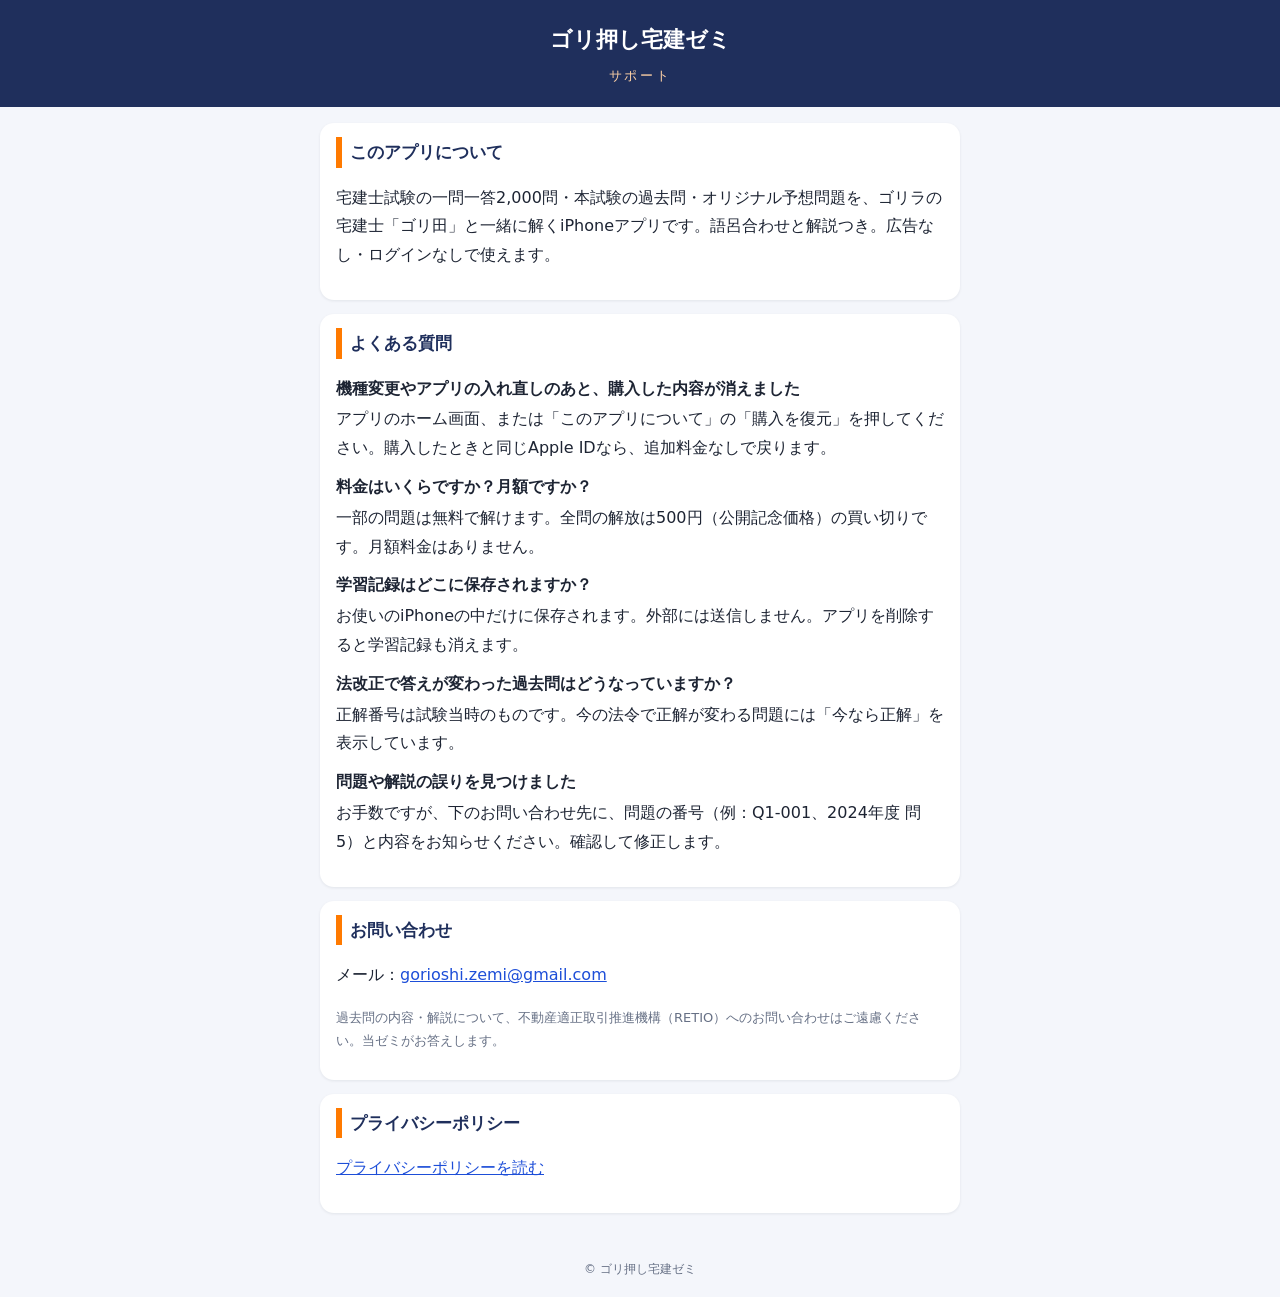
<file: index.html>
<!doctype html>
<html lang="ja">
<head>
<meta charset="utf-8">
<meta name="viewport" content="width=device-width, initial-scale=1">
<title>ゴリ押し宅建ゼミ サポート</title>
<meta name="description" content="iPhoneアプリ「ゴリ押し宅建ゼミ」のサポートページ（使い方・購入の復元・お問い合わせ）">
<style>
  :root { --navy:#1f2f5c; --orange:#ff7a00; --bg:#f4f6fb; --ink:#1d2433; --muted:#667085; --card:#fff; }
  body { margin:0; background:var(--bg); color:var(--ink); font-family:"Hiragino Sans","Noto Sans JP","Yu Gothic UI","Meiryo",system-ui,sans-serif; line-height:1.8; }
  header { background:var(--navy); color:#fff; padding:20px 16px; text-align:center; }
  header h1 { margin:0; font-size:22px; }
  header p { margin:4px 0 0; color:#ffd2a6; font-size:13px; letter-spacing:.2em; }
  main { max-width:640px; margin:0 auto; padding:16px; }
  section { background:var(--card); border-radius:14px; padding:14px 16px; margin-bottom:14px; box-shadow:0 1px 3px rgba(16,24,40,.08); }
  h2 { font-size:17px; color:var(--navy); margin:0 0 6px; border-left:6px solid var(--orange); padding-left:8px; }
  dt { font-weight:700; margin-top:10px; }
  dd { margin:2px 0 0; }
  a { color:#1d4ed8; }
  footer { text-align:center; font-size:12px; color:var(--muted); padding:16px; }
</style>
</head>
<body>
<header><h1>ゴリ押し宅建ゼミ</h1><p>サポート</p></header>
<main>
  <section>
    <h2>このアプリについて</h2>
    <p>宅建士試験の一問一答2,000問・本試験の過去問・オリジナル予想問題を、ゴリラの宅建士「ゴリ田」と一緒に解くiPhoneアプリです。語呂合わせと解説つき。広告なし・ログインなしで使えます。</p>
  </section>
  <section>
    <h2>よくある質問</h2>
    <dl>
      <dt>機種変更やアプリの入れ直しのあと、購入した内容が消えました</dt>
      <dd>アプリのホーム画面、または「このアプリについて」の「購入を復元」を押してください。購入したときと同じApple IDなら、追加料金なしで戻ります。</dd>
      <dt>料金はいくらですか？月額ですか？</dt>
      <dd>一部の問題は無料で解けます。全問の解放は500円（公開記念価格）の買い切りです。月額料金はありません。</dd>
      <dt>学習記録はどこに保存されますか？</dt>
      <dd>お使いのiPhoneの中だけに保存されます。外部には送信しません。アプリを削除すると学習記録も消えます。</dd>
      <dt>法改正で答えが変わった過去問はどうなっていますか？</dt>
      <dd>正解番号は試験当時のものです。今の法令で正解が変わる問題には「今なら正解」を表示しています。</dd>
      <dt>問題や解説の誤りを見つけました</dt>
      <dd>お手数ですが、下のお問い合わせ先に、問題の番号（例：Q1-001、2024年度 問5）と内容をお知らせください。確認して修正します。</dd>
    </dl>
  </section>
  <section>
    <h2>お問い合わせ</h2>
    <p>メール：<a href="mailto:gorioshi.zemi@gmail.com">gorioshi.zemi@gmail.com</a></p>
    <p style="font-size:13px;color:#667085">過去問の内容・解説について、不動産適正取引推進機構（RETIO）へのお問い合わせはご遠慮ください。当ゼミがお答えします。</p>
  </section>
  <section>
    <h2>プライバシーポリシー</h2>
    <p><a href="privacy.html">プライバシーポリシーを読む</a></p>
  </section>
</main>
<footer>© ゴリ押し宅建ゼミ</footer>
</body>
</html>
</file>
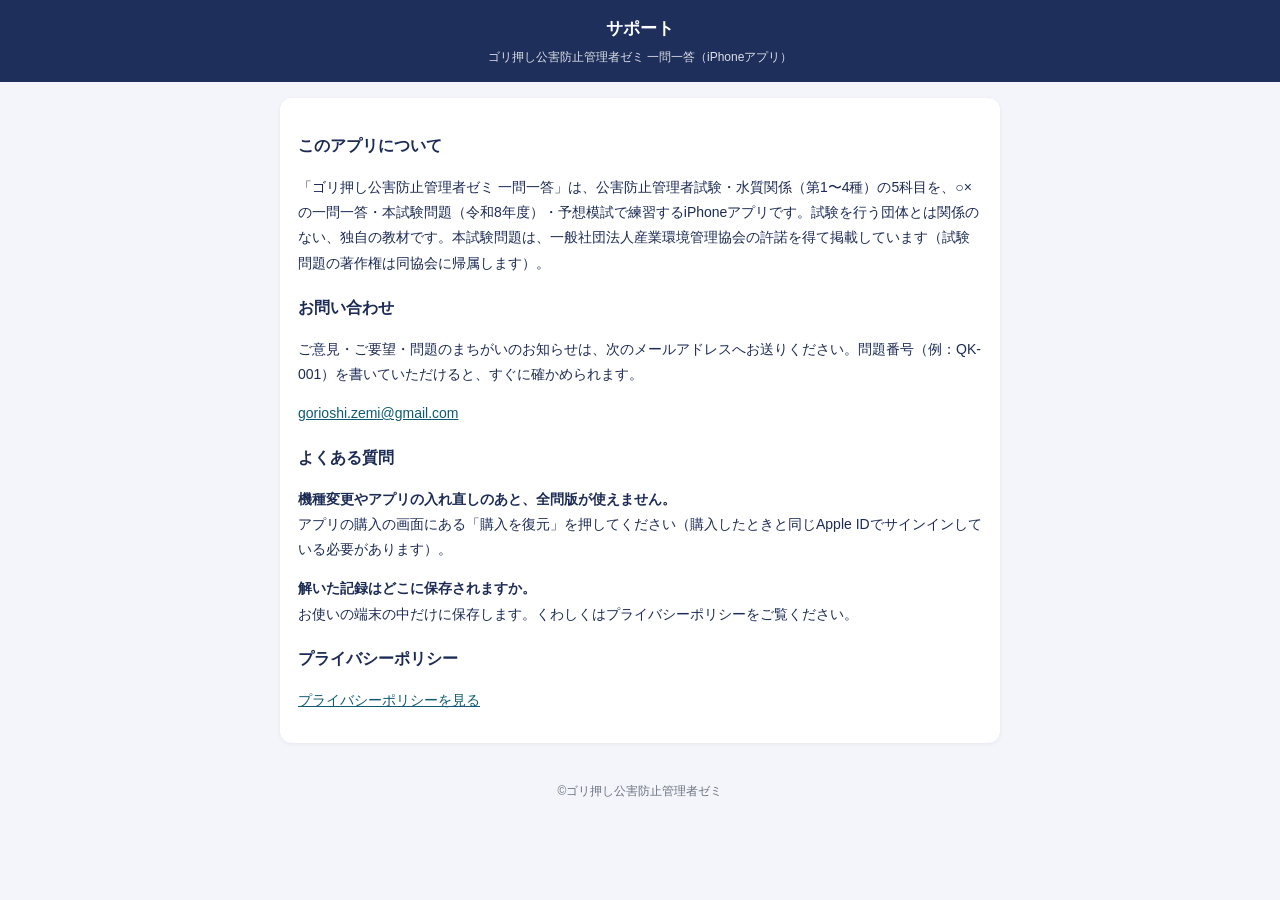
<file: kogai/index.html>
<!doctype html>
<html lang="ja">
<head>
<meta charset="utf-8">
<meta name="viewport" content="width=device-width, initial-scale=1">
<title>サポート｜ゴリ押し公害防止管理者ゼミ 一問一答</title>
<style>
  body { margin: 0; font-family: -apple-system, BlinkMacSystemFont, 'Hiragino Sans', 'Noto Sans JP', 'Yu Gothic', sans-serif; color: #1c2b55; background: #f3f5fa; line-height: 1.8; }
  header { background: #1f2f5c; color: #fff; padding: 14px 16px; text-align: center; }
  header h1 { font-size: 17px; margin: 0; }
  header p { font-size: 12px; margin: 2px 0 0; opacity: .85; }
  main { max-width: 720px; margin: 0 auto; padding: 16px; }
  .card { background: #fff; border-radius: 12px; padding: 16px 18px; box-shadow: 0 1px 4px rgba(0,0,0,.06); margin-bottom: 14px; }
  h2 { font-size: 16px; margin: 18px 0 6px; }
  p, li { font-size: 14px; }
  ul { padding-left: 1.2em; margin: 0; }
  a { color: #0e5a73; }
  footer { text-align: center; font-size: 12px; color: #6b7280; padding: 8px 0 24px; }
</style>
</head>
<body>
<header><h1>サポート</h1><p>ゴリ押し公害防止管理者ゼミ 一問一答（iPhoneアプリ）</p></header>
<main>
<div class="card">
<h2>このアプリについて</h2>
<p>「ゴリ押し公害防止管理者ゼミ 一問一答」は、公害防止管理者試験・水質関係（第1〜4種）の5科目を、○×の一問一答・本試験問題（令和8年度）・予想模試で練習するiPhoneアプリです。試験を行う団体とは関係のない、独自の教材です。本試験問題は、一般社団法人産業環境管理協会の許諾を得て掲載しています（試験問題の著作権は同協会に帰属します）。</p>
<h2>お問い合わせ</h2>
<p>ご意見・ご要望・問題のまちがいのお知らせは、次のメールアドレスへお送りください。問題番号（例：QK-001）を書いていただけると、すぐに確かめられます。</p>
<p><a href="mailto:gorioshi.zemi@gmail.com">gorioshi.zemi@gmail.com</a></p>
<h2>よくある質問</h2>
<p><b>機種変更やアプリの入れ直しのあと、全問版が使えません。</b><br>アプリの購入の画面にある「購入を復元」を押してください（購入したときと同じApple IDでサインインしている必要があります）。</p>
<p><b>解いた記録はどこに保存されますか。</b><br>お使いの端末の中だけに保存します。くわしくはプライバシーポリシーをご覧ください。</p>
<h2>プライバシーポリシー</h2>
<p><a href="privacy.html">プライバシーポリシーを見る</a></p>
</div>
</main>
<footer>©ゴリ押し公害防止管理者ゼミ</footer>
</body>
</html>
</file>
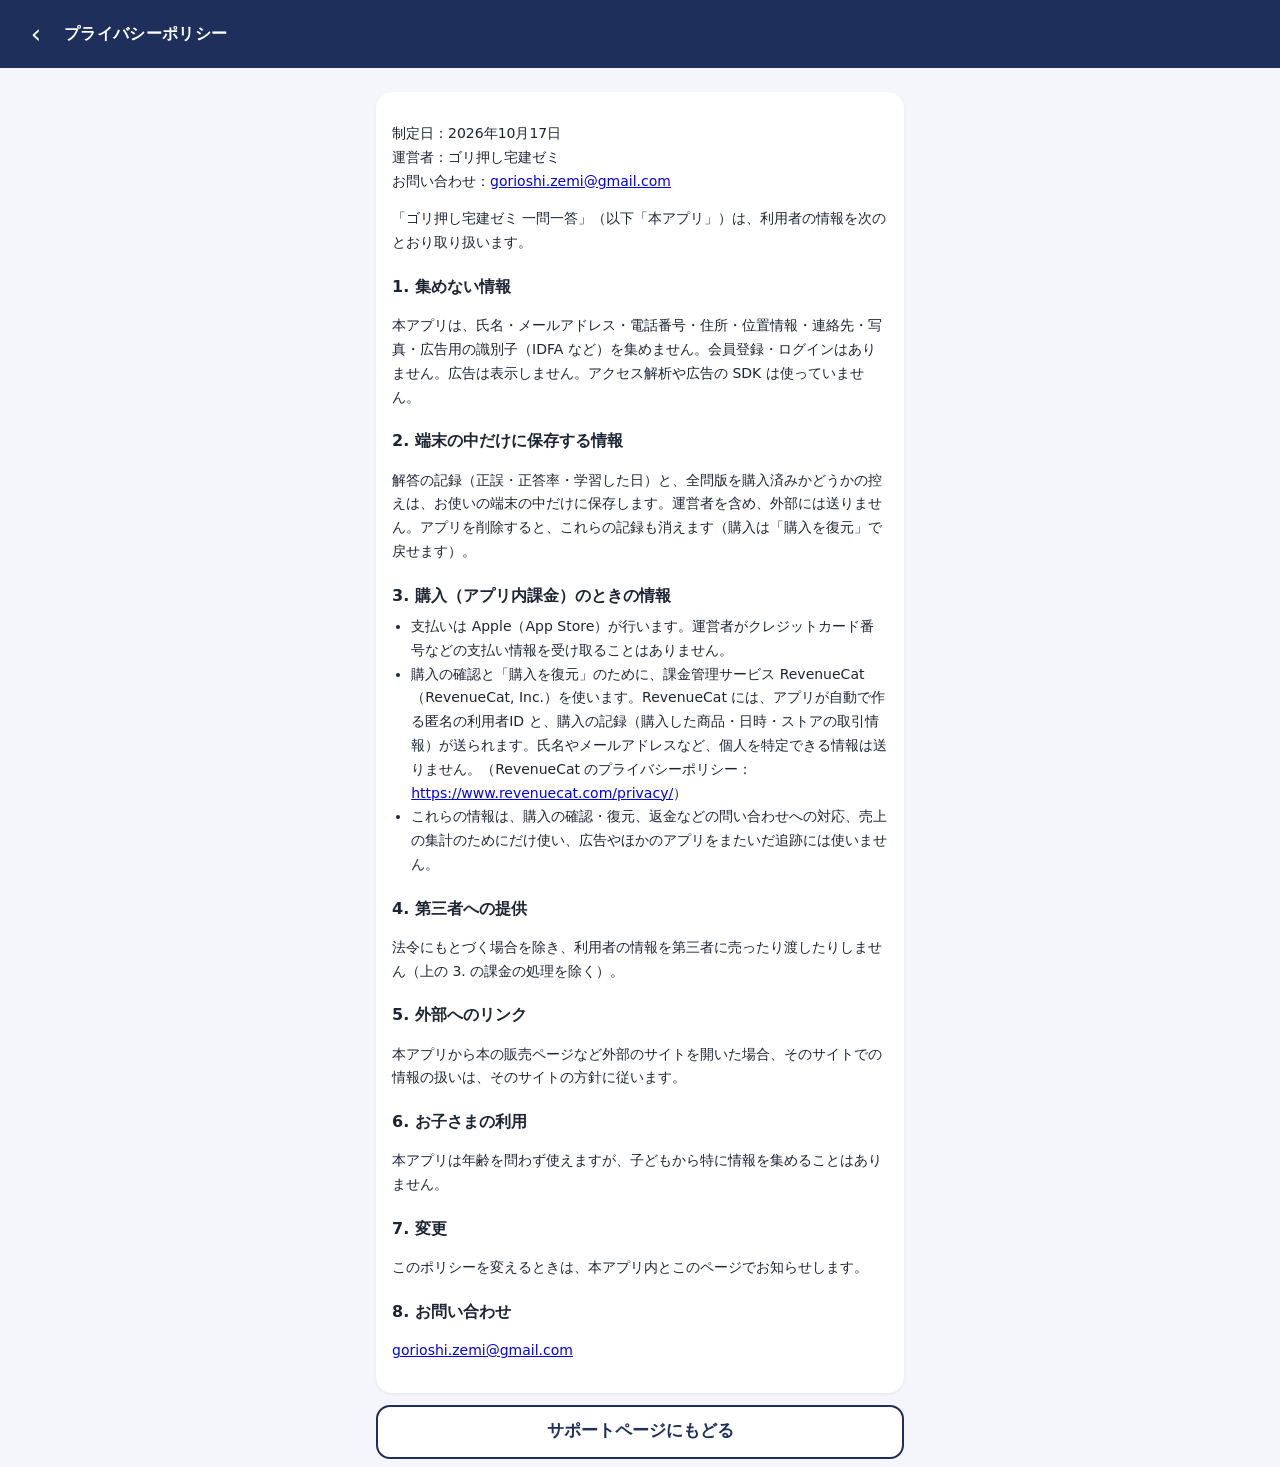
<file: privacy.html>
<!doctype html>
<html lang="ja">
<head>
<meta charset="utf-8">
<meta name="viewport" content="width=device-width, initial-scale=1, viewport-fit=cover">
<title>プライバシーポリシー｜ゴリ押し宅建ゼミ 一問一答</title>
<meta name="theme-color" content="#1f2f5c">
<link rel="stylesheet" href="css/style.css">
<style>
  .policy h2 { font-size: 16px; margin: 18px 0 6px; }
  .policy p, .policy li { font-size: 14px; }
  .policy ul { padding-left: 1.2em; margin: 0; }
  .todo { background: #fff1e3; }
</style>
</head>
<body>
<!-- 元の文案は app_native\privacy.md。直すときは両方 -->
<div id="app">
<header class="top sub"><a class="back" href="index.html" aria-label="もどる" style="text-decoration:none;display:flex;align-items:center;justify-content:center">‹</a><h1>プライバシーポリシー</h1></header>
<main class="wrap policy">
<div class="card">
<p>制定日：2026年10月17日<br>運営者：ゴリ押し宅建ゼミ<br>お問い合わせ：<a href="mailto:gorioshi.zemi@gmail.com">gorioshi.zemi@gmail.com</a></p>
<p>「ゴリ押し宅建ゼミ 一問一答」（以下「本アプリ」）は、利用者の情報を次のとおり取り扱います。</p>

<h2>1. 集めない情報</h2>
<p>本アプリは、氏名・メールアドレス・電話番号・住所・位置情報・連絡先・写真・広告用の識別子（IDFA など）を集めません。会員登録・ログインはありません。広告は表示しません。アクセス解析や広告の SDK は使っていません。</p>

<h2>2. 端末の中だけに保存する情報</h2>
<p>解答の記録（正誤・正答率・学習した日）と、全問版を購入済みかどうかの控えは、お使いの端末の中だけに保存します。運営者を含め、外部には送りません。アプリを削除すると、これらの記録も消えます（購入は「購入を復元」で戻せます）。</p>

<h2>3. 購入（アプリ内課金）のときの情報</h2>
<ul>
<li>支払いは Apple（App Store）が行います。運営者がクレジットカード番号などの支払い情報を受け取ることはありません。</li>
<li>購入の確認と「購入を復元」のために、課金管理サービス RevenueCat（RevenueCat, Inc.）を使います。RevenueCat には、アプリが自動で作る匿名の利用者ID と、購入の記録（購入した商品・日時・ストアの取引情報）が送られます。氏名やメールアドレスなど、個人を特定できる情報は送りません。（RevenueCat のプライバシーポリシー：<a href="https://www.revenuecat.com/privacy/" target="_blank" rel="noopener">https://www.revenuecat.com/privacy/</a>）</li>
<li>これらの情報は、購入の確認・復元、返金などの問い合わせへの対応、売上の集計のためにだけ使い、広告やほかのアプリをまたいだ追跡には使いません。</li>
</ul>

<h2>4. 第三者への提供</h2>
<p>法令にもとづく場合を除き、利用者の情報を第三者に売ったり渡したりしません（上の 3. の課金の処理を除く）。</p>

<h2>5. 外部へのリンク</h2>
<p>本アプリから本の販売ページなど外部のサイトを開いた場合、そのサイトでの情報の扱いは、そのサイトの方針に従います。</p>

<h2>6. お子さまの利用</h2>
<p>本アプリは年齢を問わず使えますが、子どもから特に情報を集めることはありません。</p>

<h2>7. 変更</h2>
<p>このポリシーを変えるときは、本アプリ内とこのページでお知らせします。</p>

<h2>8. お問い合わせ</h2>
<p><a href="mailto:gorioshi.zemi@gmail.com">gorioshi.zemi@gmail.com</a></p>
</div>
<a class="btn" href="index.html">サポートページにもどる</a>
</main>
</div>
</body>
</html>
</file>
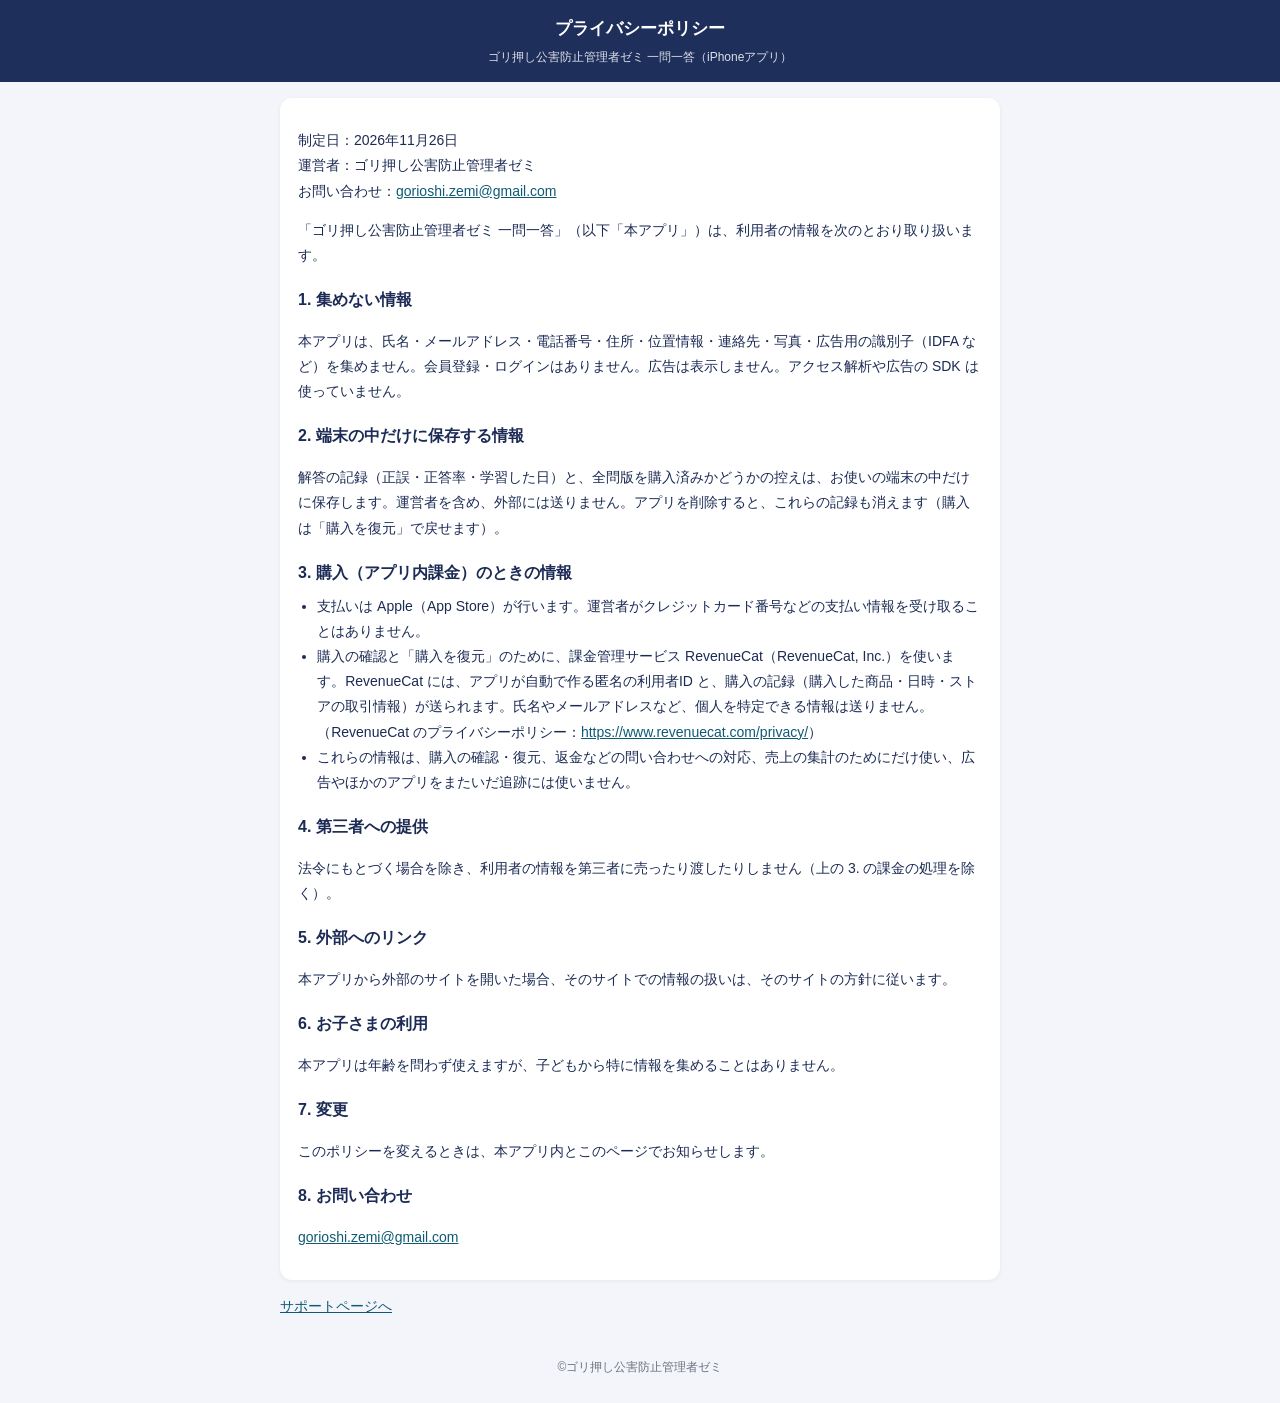
<file: kogai/privacy.html>
<!doctype html>
<html lang="ja">
<head>
<meta charset="utf-8">
<meta name="viewport" content="width=device-width, initial-scale=1">
<title>プライバシーポリシー｜ゴリ押し公害防止管理者ゼミ 一問一答</title>
<style>
  body { margin: 0; font-family: -apple-system, BlinkMacSystemFont, 'Hiragino Sans', 'Noto Sans JP', 'Yu Gothic', sans-serif; color: #1c2b55; background: #f3f5fa; line-height: 1.8; }
  header { background: #1f2f5c; color: #fff; padding: 14px 16px; text-align: center; }
  header h1 { font-size: 17px; margin: 0; }
  header p { font-size: 12px; margin: 2px 0 0; opacity: .85; }
  main { max-width: 720px; margin: 0 auto; padding: 16px; }
  .card { background: #fff; border-radius: 12px; padding: 16px 18px; box-shadow: 0 1px 4px rgba(0,0,0,.06); margin-bottom: 14px; }
  h2 { font-size: 16px; margin: 18px 0 6px; }
  p, li { font-size: 14px; }
  ul { padding-left: 1.2em; margin: 0; }
  a { color: #0e5a73; }
  footer { text-align: center; font-size: 12px; color: #6b7280; padding: 8px 0 24px; }
</style>
</head>
<body>
<header><h1>プライバシーポリシー</h1><p>ゴリ押し公害防止管理者ゼミ 一問一答（iPhoneアプリ）</p></header>
<main>
<div class="card">
<p>制定日：2026年11月26日<br>運営者：ゴリ押し公害防止管理者ゼミ<br>お問い合わせ：<a href="mailto:gorioshi.zemi@gmail.com">gorioshi.zemi@gmail.com</a></p>
<p>「ゴリ押し公害防止管理者ゼミ 一問一答」（以下「本アプリ」）は、利用者の情報を次のとおり取り扱います。</p>

<h2>1. 集めない情報</h2>
<p>本アプリは、氏名・メールアドレス・電話番号・住所・位置情報・連絡先・写真・広告用の識別子（IDFA など）を集めません。会員登録・ログインはありません。広告は表示しません。アクセス解析や広告の SDK は使っていません。</p>

<h2>2. 端末の中だけに保存する情報</h2>
<p>解答の記録（正誤・正答率・学習した日）と、全問版を購入済みかどうかの控えは、お使いの端末の中だけに保存します。運営者を含め、外部には送りません。アプリを削除すると、これらの記録も消えます（購入は「購入を復元」で戻せます）。</p>

<h2>3. 購入（アプリ内課金）のときの情報</h2>
<ul>
<li>支払いは Apple（App Store）が行います。運営者がクレジットカード番号などの支払い情報を受け取ることはありません。</li>
<li>購入の確認と「購入を復元」のために、課金管理サービス RevenueCat（RevenueCat, Inc.）を使います。RevenueCat には、アプリが自動で作る匿名の利用者ID と、購入の記録（購入した商品・日時・ストアの取引情報）が送られます。氏名やメールアドレスなど、個人を特定できる情報は送りません。（RevenueCat のプライバシーポリシー：<a href="https://www.revenuecat.com/privacy/" target="_blank" rel="noopener">https://www.revenuecat.com/privacy/</a>）</li>
<li>これらの情報は、購入の確認・復元、返金などの問い合わせへの対応、売上の集計のためにだけ使い、広告やほかのアプリをまたいだ追跡には使いません。</li>
</ul>

<h2>4. 第三者への提供</h2>
<p>法令にもとづく場合を除き、利用者の情報を第三者に売ったり渡したりしません（上の 3. の課金の処理を除く）。</p>

<h2>5. 外部へのリンク</h2>
<p>本アプリから外部のサイトを開いた場合、そのサイトでの情報の扱いは、そのサイトの方針に従います。</p>

<h2>6. お子さまの利用</h2>
<p>本アプリは年齢を問わず使えますが、子どもから特に情報を集めることはありません。</p>

<h2>7. 変更</h2>
<p>このポリシーを変えるときは、本アプリ内とこのページでお知らせします。</p>

<h2>8. お問い合わせ</h2>
<p><a href="mailto:gorioshi.zemi@gmail.com">gorioshi.zemi@gmail.com</a></p>
</div>
<p><a href="./">サポートページへ</a></p>
</main>
<footer>©ゴリ押し公害防止管理者ゼミ</footer>
</body>
</html>
</file>
<file: css/style.css>
:root {
  --navy: #1f2f5c;
  --navy-2: #2d4280;
  --orange: #ff7a00;
  --orange-soft: #fff1e3;
  --bg: #f4f6fb;
  --card: #ffffff;
  --ink: #1d2433;
  --muted: #667085;
  --line: #e2e6ef;
  --ok: #12a150;
  --ok-soft: #e7f7ee;
  --ng: #d93a3a;
  --ng-soft: #fdecec;
  --o: #d93a3a;
  --x: #2563eb;
  --v1: #ff7a00; --v2: #1f9d55; --v3: #7c3aed; --v4: #2563eb;
  color-scheme: light;
}
* { box-sizing: border-box; }
html { -webkit-text-size-adjust: 100%; }
body {
  margin: 0; background: var(--bg); color: var(--ink);
  font-family: "Hiragino Sans", "Hiragino Kaku Gothic ProN", "Noto Sans JP", "Yu Gothic UI", "Meiryo", system-ui, sans-serif;
  font-size: 16px; line-height: 1.7;
  -webkit-tap-highlight-color: transparent;
}
#app { min-height: 100vh; min-height: 100dvh; display: flex; flex-direction: column; }
.wrap { width: 100%; max-width: 560px; margin: 0 auto; padding: 16px 16px 8px; flex: 1; }
.loading { text-align: center; color: var(--muted); margin-top: 40vh; }
button { font: inherit; color: inherit; }

/* ヘッダー */
.top {
  background: var(--navy); color: #fff; padding: 14px 16px; padding-top: calc(14px + env(safe-area-inset-top));
  text-align: center; position: sticky; top: 0; z-index: 5;
}
.top h1 { margin: 0; font-size: 20px; line-height: 1.3; letter-spacing: .02em; }
.top h1 span { display: block; font-size: 13px; color: #ffd2a6; font-weight: 700; letter-spacing: .3em; }
.top.sub { display: flex; align-items: center; gap: 8px; text-align: left; }
.top.sub h1 { font-size: 16px; flex: 1; min-width: 0; overflow: hidden; text-overflow: ellipsis; white-space: nowrap; }
.top .back { background: none; border: 0; color: #fff; font-size: 26px; line-height: 1; width: 40px; height: 40px; border-radius: 50%; cursor: pointer; flex: none; }
.top .back:active { background: rgba(255,255,255,.15); }
.top .count { font-weight: 700; font-variant-numeric: tabular-nums; flex: none; }
.progress { height: 5px; background: var(--line); }
.progress i { display: block; height: 100%; background: var(--orange); transition: width .3s; }

/* ゴリ田 */
.gorita { display: flex; align-items: center; gap: 10px; margin: 4px 0 12px; }
.gorita img { width: 76px; height: 76px; border-radius: 50%; background: #fff; border: 3px solid var(--navy); object-fit: cover; flex: none; }
.gorita .bubble {
  position: relative; margin: 0; background: #fff; border: 2px solid var(--navy); border-radius: 14px;
  padding: 8px 12px; font-weight: 700; font-size: 15px; line-height: 1.5; flex: 1;
}
.gorita .bubble::before {
  content: ""; position: absolute; left: -9px; top: 50%; margin-top: -8px;
  border: 8px solid transparent; border-right-color: var(--navy); border-left: 0;
}
.gorita.big { flex-direction: column; text-align: center; }
.gorita.big img { width: 150px; height: 150px; }
.gorita.big .bubble::before { left: 50%; top: -9px; margin: 0 0 0 -8px; border: 8px solid transparent; border-bottom-color: var(--navy); border-top: 0; }
.gorita.is-ok img { border-color: var(--ok); animation: pop .4s; }
.gorita.is-ok .bubble { border-color: var(--ok); color: var(--ok); }
.gorita.is-ok .bubble::before { border-right-color: var(--ok); }
.gorita.is-ng img { border-color: var(--ng); animation: shake .4s; }
.gorita.is-ng .bubble { border-color: var(--ng); color: var(--ng); }
.gorita.is-ng .bubble::before { border-right-color: var(--ng); }
@keyframes pop { 0% { transform: scale(.8); } 60% { transform: scale(1.1); } 100% { transform: scale(1); } }
@keyframes shake { 0%,100% { transform: translateX(0); } 25% { transform: translateX(-5px); } 75% { transform: translateX(5px); } }

/* 数字のまとめ */
.mini-stats { display: grid; grid-template-columns: repeat(3, 1fr); gap: 8px; margin: 8px 0 16px; }
.mini-stats.four { grid-template-columns: repeat(2, 1fr); }
@media (min-width: 480px) { .mini-stats.four { grid-template-columns: repeat(4, 1fr); } }
.mini-stats div { background: var(--card); border-radius: 12px; padding: 10px 4px; text-align: center; box-shadow: 0 1px 2px rgba(16,24,40,.06); }
.mini-stats b { display: block; font-size: 26px; line-height: 1.2; color: var(--navy); font-variant-numeric: tabular-nums; }
.mini-stats small { font-size: 13px; margin-left: 2px; }
.mini-stats span { font-size: 12px; color: var(--muted); }

/* ボタン */
.menu { display: grid; gap: 10px; }
.btn {
  display: block; width: 100%; min-height: 54px; padding: 12px 16px; border-radius: 14px;
  border: 2px solid var(--navy); background: #fff; color: var(--navy);
  font-size: 17px; font-weight: 700; cursor: pointer; text-align: center; line-height: 1.4;
}
.btn small { display: block; font-size: 12px; font-weight: 500; opacity: .8; }
.btn:active { transform: translateY(1px); }
.btn.primary { background: var(--orange); border-color: var(--orange); color: #fff; box-shadow: 0 3px 0 #c95f00; }
.btn.big { min-height: 64px; font-size: 19px; }
.btn.trap { border-color: var(--orange); color: #b35400; background: var(--orange-soft); }
.btn.ghost { border-color: var(--line); color: var(--muted); background: transparent; }
.btn.danger { color: var(--ng); }
.btn:disabled { opacity: .45; cursor: default; transform: none; }
.wrap > .btn { margin-top: 12px; }
.free-note { font-size: 13px; color: var(--muted); text-align: center; margin: 14px 0 6px; }
.note { font-size: 13px; color: var(--muted); }
.lock { width: 1em; height: 1em; fill: currentColor; vertical-align: -.12em; margin-right: 2px; flex: none; }

/* 分野一覧 */
.vol h2 { font-size: 17px; margin: 18px 0 8px; padding-left: 10px; border-left: 6px solid var(--navy); display: flex; flex-wrap: wrap; align-items: baseline; gap: 0 8px; }
.vol h2 small { font-size: 12px; color: var(--muted); font-weight: 500; }
.v1 h2, .v1 summary { border-left-color: var(--v1); } .v2 h2, .v2 summary { border-left-color: var(--v2); }
.v3 h2, .v3 summary { border-left-color: var(--v3); } .v4 h2, .v4 summary { border-left-color: var(--v4); }
.vol ul, .fstat { list-style: none; margin: 0; padding: 0; }
.vol li { margin-bottom: 8px; }
.field {
  width: 100%; text-align: left; background: var(--card); border: 1px solid var(--line); border-radius: 12px;
  padding: 10px 14px; cursor: pointer; display: flex; flex-wrap: wrap; align-items: center; gap: 2px 8px;
}
.field .fname { font-weight: 700; flex: 1 1 auto; }
.field .fmeta { font-size: 12px; color: var(--muted); }
.field .bar, .vstat .bar, .fstat .bar { flex-basis: 100%; }
.field.locked { background: #eef0f4; color: var(--muted); }
.field.locked .lock { color: var(--muted); }
.bar { display: block; height: 6px; background: var(--line); border-radius: 3px; overflow: hidden; margin-top: 4px; }
.bar i { display: block; height: 100%; background: var(--ok); border-radius: 3px; }

/* 出題 */
.qmeta { font-size: 12px; color: var(--muted); display: flex; justify-content: space-between; gap: 8px; margin-bottom: 6px; }
.qid { font-variant-numeric: tabular-nums; flex: none; }
.card { background: var(--card); border-radius: 16px; padding: 16px; box-shadow: 0 1px 3px rgba(16,24,40,.08); margin-bottom: 12px; }
.qcard { border-top: 5px solid var(--navy); }
.qtext { margin: 0; font-size: 18px; line-height: 1.75; font-weight: 500; word-break: break-word; }
.tag-trap { display: inline-block; background: var(--orange); color: #fff; font-size: 12px; font-weight: 700; padding: 2px 10px; border-radius: 99px; margin-bottom: 6px; }
.ox { display: grid; grid-template-columns: 1fr 1fr; gap: 12px; margin: 4px 0 16px; }
.ox button {
  height: 108px; border-radius: 20px; background: #fff; font-size: 64px; font-weight: 900; line-height: 1; cursor: pointer;
  border: 4px solid currentColor; box-shadow: 0 4px 0 currentColor;
}
.ox .o { color: var(--o); } .ox .x { color: var(--x); }
.ox button:active { transform: translateY(3px); box-shadow: 0 1px 0 currentColor; }
.ox.done button { opacity: .35; box-shadow: none; transform: none; cursor: default; }
.ox.done button.right { opacity: 1; background: var(--ok-soft); color: var(--ok); }
.ox.done button.wrong { opacity: 1; background: var(--ng-soft); }
.result { border-left: 6px solid var(--ok); }
.result.ng { border-left-color: var(--ng); }
.verdict { margin: 0 0 6px; font-size: 22px; font-weight: 900; color: var(--ok); display: flex; flex-wrap: wrap; align-items: baseline; gap: 0 12px; }
.result.ng .verdict { color: var(--ng); }
.verdict span { font-size: 15px; color: var(--ink); font-weight: 700; }
.exp { margin: 0 0 10px; }
.detail { margin: 4px 0 12px; }
.detail h3 { margin: 0 0 4px; font-size: 13px; color: var(--navy); letter-spacing: .05em; }
.detail h3::before { content: ""; display: inline-block; width: 4px; height: 1em; background: var(--orange); border-radius: 2px; margin-right: 6px; vertical-align: -2px; }
.detail p { margin: 0; font-size: 17px; line-height: 1.85; word-break: break-word; overflow-wrap: anywhere; }
.goro, .memo { overflow-wrap: anywhere; }
.memo { margin: 0; font-size: 13px; color: var(--navy); background: var(--bg); border-radius: 8px; padding: 8px 10px; }
.memo a { color: var(--navy-2); }
.memo .inbook { display: inline-block; margin-left: 6px; font-size: 12px; font-weight: 700; color: #b35400; }
.goro { margin: 0 0 8px; padding: 10px 12px; background: var(--orange-soft); border: 2px dashed var(--orange); border-radius: 10px; font-weight: 700; line-height: 1.6; }
.goro span { display: inline-block; background: var(--orange); color: #fff; font-size: 12px; padding: 0 8px; border-radius: 99px; margin-right: 6px; vertical-align: 1px; }

/* 結果 */
.score { text-align: center; font-size: 18px; font-weight: 700; margin: 4px 0 16px; }
.score b { font-size: 48px; color: var(--orange); }
.score span { color: var(--muted); font-size: 15px; }
.h2 { font-size: 16px; margin: 0 0 8px; }
.wlist { list-style: none; margin: 0; padding: 0; }
.wlist li { padding: 8px 0; border-top: 1px solid var(--line); font-size: 14px; }
.wlist li span { display: block; font-size: 11px; color: var(--muted); }
.wlist li em { display: block; font-style: normal; font-weight: 700; color: var(--ng); }

/* 学習記録 */
.vstat { padding: 0; overflow: hidden; }
.vstat summary { list-style: none; cursor: pointer; padding: 12px 14px; border-left: 6px solid var(--navy); display: flex; flex-wrap: wrap; gap: 0 8px; align-items: baseline; }
.vstat summary::-webkit-details-marker { display: none; }
.vstat summary .vt { font-weight: 700; flex: 1 1 auto; }
.vstat summary .vm { font-size: 12px; color: var(--muted); }
.fstat { padding: 0 14px 10px 20px; }
.fstat li { display: flex; flex-wrap: wrap; gap: 0 8px; padding: 6px 0; border-top: 1px solid var(--line); font-size: 14px; }
.fstat .fname { flex: 1 1 auto; }
.fstat .fmeta { font-size: 12px; color: var(--muted); }
.fstat .locked { color: #98a2b3; }

/* 鍵の案内 */
.modal { position: fixed; inset: 0; background: rgba(15,23,42,.55); display: flex; align-items: center; justify-content: center; padding: 16px; z-index: 20; }
.modal-box { background: #fff; border-radius: 18px; padding: 22px 18px; max-width: 360px; width: 100%; text-align: center; }
.modal-box .lock { width: 40px; height: 40px; color: var(--navy); }
.modal-box h2 { font-size: 18px; margin: 6px 0; }
.modal-box p { font-size: 14px; color: var(--muted); }

/* 購入・このアプリについて */
a.btn { text-decoration: none; }
.btn.small { min-height: 40px; font-size: 14px; padding: 6px 12px; }
.buy { display: grid; gap: 8px; margin: 10px 0 12px; }
.buy.web { background: var(--card); border-radius: 14px; padding: 12px 14px; box-shadow: 0 1px 2px rgba(16,24,40,.06); font-size: 14px; }
.buy.web p { margin: 0; }
.modal-box .buy { margin: 12px 0 8px; text-align: left; }
.modal-box .gorita.big img { width: 120px; height: 120px; }
.about p { margin: 0 0 8px; font-size: 14px; }
.wrap > .btn.ghost[data-go="about"] { margin-top: 18px; font-size: 14px; min-height: 44px; }

/* 過去10年の出題回数バッジ・よく出るモード */
.freq { display: inline-block; margin: 0 0 8px; padding: 3px 10px; border-radius: 99px; font-size: 13px; font-weight: 700; line-height: 1.5; background: #fff4e5; color: #9a4a00; border: 1px solid #ffd2a6; overflow-wrap: anywhere; }
.freq.hot { background: #d93a3a; color: #fff; border-color: #d93a3a; box-shadow: 0 2px 0 #a52626; }
.btn.hotmode { border-color: #d93a3a; color: #b42323; background: #fdecec; }

/* 過去問 */
.btn.kakomon-entry { border-color: var(--navy); background: var(--navy); color: #fff; }
.btn.kakomon-entry small { color: #ffd2a6; opacity: 1; }
.ksec { font-size: 16px; margin: 18px 0 8px; padding-left: 10px; border-left: 6px solid var(--navy); }
.kexam-h { display: flex; justify-content: space-between; align-items: baseline; gap: 8px; }
.kexam-h b { font-size: 18px; color: var(--navy); }
.kexam-h span, .krec { font-size: 13px; color: var(--muted); }
.krec { margin: 2px 0 10px; }
.krec b { color: var(--orange); font-size: 18px; }
.ktimer-opt { display: flex; align-items: center; gap: 8px; font-size: 14px; margin: 0 0 6px; cursor: pointer; }
.ktimer-opt input { width: 20px; height: 20px; accent-color: var(--orange); }
.kfields { display: grid; grid-template-columns: 1fr 1fr; gap: 8px; }
.kfields .btn { min-height: 54px; font-size: 15px; padding: 8px; }
.kstem { font-size: 16px; line-height: 1.8; }
.kchoices { display: grid; gap: 8px; margin: 4px 0 14px; }
.kchoice { display: flex; gap: 10px; align-items: flex-start; width: 100%; text-align: left; background: #fff; border: 2px solid var(--line); border-radius: 12px; padding: 10px 12px; cursor: pointer; font-size: 15px; line-height: 1.65; }
.kchoice b { flex: none; width: 28px; height: 28px; border-radius: 50%; background: var(--navy); color: #fff; display: flex; align-items: center; justify-content: center; font-size: 15px; margin-top: 1px; }
.kchoice span { flex: 1; min-width: 0; overflow-wrap: anywhere; }
.kchoice.sel { border-color: var(--orange); background: var(--orange-soft); }
.kchoice.sel b { background: var(--orange); }
.kchoices.done .kchoice { opacity: .5; cursor: default; }
.kchoices.done .kchoice.right { opacity: 1; border-color: var(--ok); background: var(--ok-soft); }
.kchoices.done .kchoice.right b { background: var(--ok); }
.kchoices.done .kchoice.wrong { opacity: 1; border-color: var(--ng); background: var(--ng-soft); }
.kchoices.done .kchoice.wrong b { background: var(--ng); }
.knav { display: grid; grid-template-columns: 1fr 1fr; gap: 8px; margin-bottom: 10px; }
.knav .btn { min-height: 46px; font-size: 15px; }
.kgrid { margin: 12px 0; font-size: 14px; }
.kgrid summary { cursor: pointer; color: var(--navy-2); }
.kgrid div { display: grid; grid-template-columns: repeat(auto-fill, minmax(40px, 1fr)); gap: 6px; margin-top: 8px; }
.kgrid button { height: 36px; border: 1px solid var(--line); border-radius: 8px; background: #fff; cursor: pointer; font-variant-numeric: tabular-nums; }
.kgrid button.done { background: var(--navy); color: #fff; border-color: var(--navy); }
.kgrid button.cur { outline: 3px solid var(--orange); }
.kscore { width: 100%; border-collapse: collapse; background: var(--card); border-radius: 12px; overflow: hidden; margin-bottom: 12px; font-size: 15px; }
.kscore th, .kscore td { padding: 8px 10px; border-bottom: 1px solid var(--line); text-align: left; }
.kscore th { background: var(--navy); color: #fff; font-size: 13px; }
.kscore td:nth-child(n+2), .kscore th:nth-child(n+2) { text-align: right; font-variant-numeric: tabular-nums; }
.kreslist { list-style: none; margin: 0 0 12px; padding: 0; display: grid; gap: 6px; }
.kreslist button { width: 100%; text-align: left; background: var(--card); border: 1px solid var(--line); border-radius: 10px; padding: 8px 12px; cursor: pointer; font-size: 14px; display: flex; flex-wrap: wrap; align-items: center; gap: 4px 8px; }
.kreslist .ok, .kreslist .ng { font-weight: 900; font-size: 18px; width: 22px; }
.kreslist .ok { color: var(--ok); } .kreslist .ng { color: var(--ng); }
.limbs { list-style: none; margin: 8px 0; padding: 0; display: grid; gap: 8px; }
.limbs li { border-left: 4px solid var(--line); padding: 4px 0 4px 10px; }
.limbs li.is-o { border-left-color: var(--o); } .limbs li.is-x { border-left-color: var(--x); }
.limbs .lk { font-weight: 700; margin-right: 6px; }
.limbs .lox { font-weight: 900; font-size: 18px; }
.limbs li.is-o .lox { color: var(--o); } .limbs li.is-x .lox { color: var(--x); }
.limbs .lnow { margin-left: 6px; font-size: 12px; font-weight: 700; color: #fff; background: var(--ng); padding: 1px 8px; border-radius: 99px; }
.limbs p { margin: 2px 0 0; font-size: 15px; line-height: 1.75; overflow-wrap: anywhere; }
.answer-exp { font-weight: 700; margin: 6px 0 10px; }
.lawbox { border: 3px solid var(--ng); background: var(--ng-soft); border-radius: 12px; padding: 10px 12px; margin: 10px 0; }
.lawbox b { color: var(--ng); display: block; margin-bottom: 4px; }
.lawbox p { margin: 0; font-size: 14px; line-height: 1.7; overflow-wrap: anywhere; }
.ksec.yosou { border-left-color: var(--orange); }
.kexam.yosou { border-top: 4px solid var(--orange); }
.statnote { margin: -4px 0 10px; font-size: 12px; }
.nowbox { border: 3px solid #b42318; background: #fff1f0; border-radius: 12px; padding: 10px 12px; margin: 10px 0; }
.nowbox b { display: block; color: #b42318; font-size: 17px; }
.nowbox p { margin: 4px 0 0; font-size: 13px; color: var(--ink); }
.nowbox .kreslist { margin: 8px 0 0; }
.tag-law { display: inline-block; margin-left: 6px; background: var(--ng); color: #fff; font-size: 11px; font-weight: 700; padding: 0 8px; border-radius: 99px; }
.kgoro { margin: 8px 0; }
.more-goro { margin: 4px 0 8px; }
.more-goro summary { cursor: pointer; font-size: 14px; font-weight: 700; color: #b35400; padding: 6px 10px; background: var(--orange-soft); border-radius: 8px; list-style: none; }
.more-goro summary::-webkit-details-marker { display: none; }
.more-goro summary::before { content: "＋ "; }
.more-goro[open] summary::before { content: "－ "; }
.kgoro .memo-link { background: var(--bg); border-radius: 8px; padding: 6px 10px; }
.gorita.point { margin-top: 10px; }
.gorita.point img { width: 60px; height: 60px; }
.gorita.point .bubble { font-size: 14px; }
.klead { font-size: 13px; color: var(--muted); margin: 0 0 6px; line-height: 1.6; }
.retio { margin-top: 16px; padding: 8px 10px; background: var(--card); border-radius: 8px; border: 1px solid var(--line); font-size: 12px; line-height: 1.6; }
.kq .qmeta { flex-wrap: wrap; }

/* 本の紹介 */
.btn.book-entry { display: flex; align-items: center; gap: 12px; text-align: left; border-color: var(--orange); background: var(--orange-soft); color: #8a3f00; }
.btn.book-entry img { width: 40px; height: 64px; object-fit: cover; border-radius: 3px; box-shadow: 0 1px 3px rgba(0,0,0,.25); flex: none; }
.btn.book-entry span { flex: 1; min-width: 0; }
.books-lead { font-size: 14px; margin: 0 0 12px; }
.book { display: flex; gap: 12px; background: var(--card); border-radius: 14px; padding: 12px; margin-bottom: 12px; box-shadow: 0 1px 3px rgba(16,24,40,.08); border: 2px solid transparent; }
.book.focus { border-color: var(--orange); }
.book img { width: 96px; height: 154px; object-fit: cover; border-radius: 4px; box-shadow: 0 2px 6px rgba(0,0,0,.25); flex: none; }
.book-body { flex: 1; min-width: 0; display: flex; flex-direction: column; gap: 6px; }
.book-body h2 { margin: 0; font-size: 16px; line-height: 1.4; color: var(--navy); }
.book-body p { margin: 0; font-size: 13px; line-height: 1.6; overflow-wrap: anywhere; }
.book-body .btn { margin-top: auto; }
.search-hint { font-weight: 700; color: #8a3f00; }
.book-modal { text-align: left; max-height: 62vh; overflow-y: auto; margin-bottom: 10px; }
.book-modal .book { box-shadow: none; border-color: var(--line); }
.book-modal .book.focus { border-color: var(--orange); }
.memo-link { display: block; width: 100%; text-align: left; background: none; border: 0; padding: 0; color: var(--navy-2); font-size: 13px; cursor: pointer; text-decoration: underline; text-underline-offset: 2px; overflow-wrap: anywhere; }
.memo-link .go { display: inline-block; margin-left: 6px; font-weight: 700; color: #b35400; text-decoration: none; }
@media (max-width: 380px) { .book img { width: 80px; height: 128px; } }

/* ストアのアプリ（Capacitor）で動くときだけ：長押しメニュー・文字選択・ゴムのような引っぱりを抑えて、アプリらしい操作感に */
.is-app body { -webkit-user-select: none; user-select: none; -webkit-touch-callout: none; overscroll-behavior: none; }
.is-app .qtext, .is-app .exp, .is-app .goro { -webkit-user-select: text; user-select: text; }
.is-app img { -webkit-user-drag: none; pointer-events: none; }

/* フッター */
.foot { text-align: center; font-size: 11px; color: var(--muted); padding: 12px 16px; padding-bottom: calc(12px + env(safe-area-inset-bottom)); line-height: 1.6; }

@media (min-width: 720px) {
  .wrap { padding-top: 24px; }
  .ox button { height: 120px; }
}

/* ---- ホームの区分け（一問一答・過去問・復習・語呂） 2026-10-17 ---- */
.hsec { margin: 18px 0 6px; }
.hsec-h { display: flex; align-items: baseline; gap: 8px; font-size: 17px; margin: 0 0 8px; color: var(--navy); }
.hsec-h small { font-size: 12px; font-weight: 500; color: var(--muted); }
.menu2 { display: grid; grid-template-columns: 1fr 1fr; gap: 10px; }
.btn.review-entry { border-color: var(--ok); background: var(--ok-soft); color: #0b6b35; }
.kexam-btns { display: grid; grid-template-columns: 1fr 1fr; gap: 8px; margin-top: 6px; }
.kexam-btns .btn { min-height: 58px; font-size: 15px; }
.kexam .btn.ghost.small { margin-top: 6px; width: 100%; }

/* 状態のバッジ（まだ覚えていない／あと少し／克服） */
.st { display: inline-block; font-size: 11px; font-weight: 700; padding: 1px 8px; border-radius: 999px; margin-left: 6px; vertical-align: 1px; }
.st-ng { background: var(--ng-soft); color: var(--ng); }
.st-soon { background: var(--orange-soft); color: #b35400; }
.st-done { background: var(--ok-soft); color: var(--ok); }
.rec-line { font-size: 13px; color: var(--muted); margin: 10px 0 0; padding-top: 8px; border-top: 1px dashed var(--line); }
.rec-line p { margin: 0 0 6px; }
.rec-line .btn { width: 100%; }
.btn.master { border-color: var(--ok); background: var(--ok); color: #fff; }
.mini-stats .s-ng b { color: var(--ng); }
.mini-stats .s-soon b { color: #b35400; }
.mini-stats .s-done b { color: var(--ok); }

/* 復習ノートの一覧 */
.rnote { list-style: none; margin: 0 0 12px; padding: 0; }
.rnote li { margin-bottom: 8px; }
.rnote button { width: 100%; text-align: left; background: var(--card); border: 1px solid var(--line); border-radius: 12px; padding: 10px 12px; cursor: pointer; }
.rnote .st { margin-left: 0; }
.rnote .rmeta { display: block; font-size: 12px; color: var(--muted); margin-top: 4px; }
.rnote .rmeta em { font-style: normal; font-weight: 700; color: var(--ng); margin-left: 8px; }
.rnote .rtext { display: block; font-size: 14px; line-height: 1.5; margin-top: 2px; }

/* 全問版でできること */
.sell { background: var(--card); border: 2px solid var(--orange); border-radius: 16px; padding: 14px 16px 6px; margin: 20px 0 12px; }
.sell h2 { margin: 0 0 6px; font-size: 17px; color: #8a3f00; }
.sell h2 small { display: block; font-size: 12px; font-weight: 500; color: var(--muted); }
.sell ul { margin: 0 0 6px; padding-left: 1.2em; font-size: 14px; line-height: 1.8; }

/* ゴリ田の紹介 */
.btn.gorita-entry { border-color: var(--navy-2); background: #eef2ff; color: var(--navy); }
.gprof dl { display: grid; grid-template-columns: 4.5em 1fr; gap: 6px 10px; margin: 0; font-size: 14px; }
.gprof dt { font-weight: 700; color: var(--navy); }
.gprof dd { margin: 0; }
.gtrait { margin: 0; padding-left: 1.2em; font-size: 14px; }
.gcatch { font-size: 18px; font-weight: 700; color: #b35400; line-height: 1.9; margin: 0; }
.gstory summary { font-weight: 700; color: var(--navy); cursor: pointer; }
.gstory p { margin: 8px 0 0; font-size: 15px; line-height: 1.9; }
/* ゴリ田のひとこと（たとえ話） */
.hitokoto { display: flex; gap: 10px; align-items: flex-start; background: var(--orange-soft); border-radius: 12px; padding: 10px 12px; margin: 8px 0 10px; }
.hitokoto img { width: 44px; height: 44px; border-radius: 50%; object-fit: cover; flex: none; border: 2px solid var(--orange); }
.hitokoto p { margin: 0; font-size: 15px; line-height: 1.7; }
.hitokoto b { display: block; font-size: 12px; color: #b35400; }
</file>
